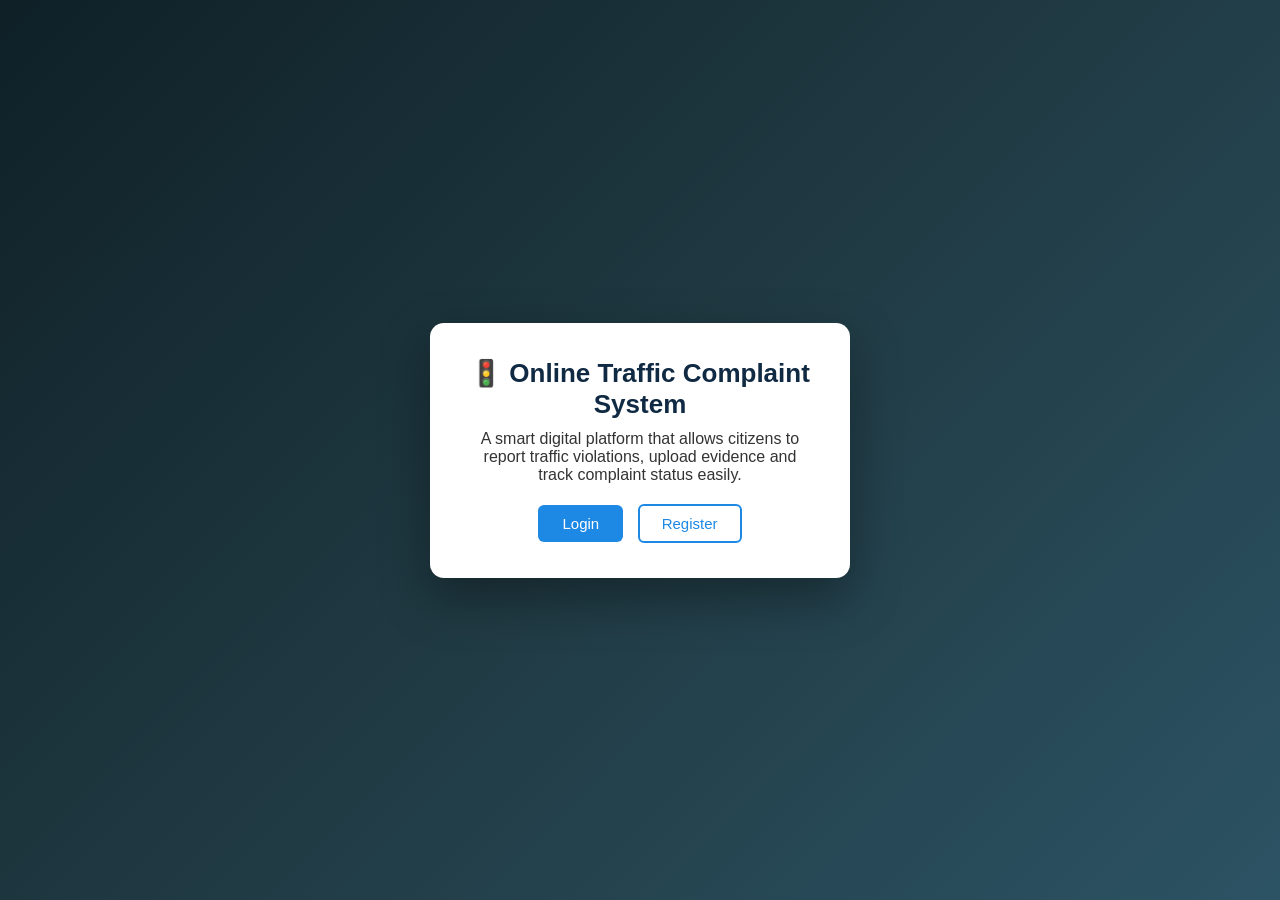
<file: index.html>
<Html>
    <head>
     <link rel="stylesheet" href="style.css">
    </head>
</Html><body>
    <div class="page-wrapper">
        <div class="home-card">
            <h1>🚦 Online Traffic Complaint System</h1>

            <p>
                A smart digital platform that allows citizens to report traffic violations,
                upload evidence and track complaint status easily.
            </p>

            <div class="buttons">
                <a href="login.html" class="btn">Login</a>
                <a href="register.html" class="btn-outline">Register</a>
            </div>
        </div>
    </div>
</body>
</file>
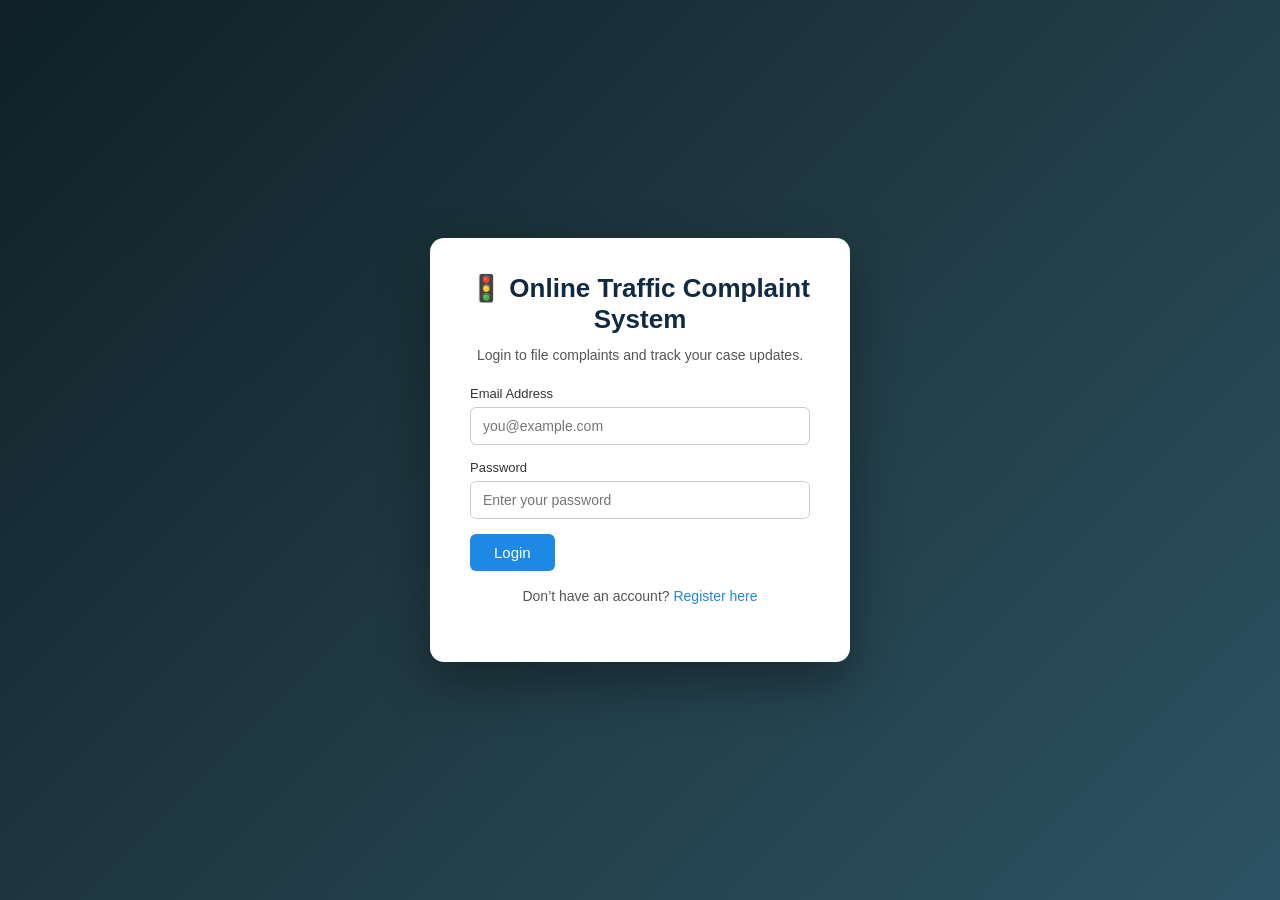
<file: login.html>
<!DOCTYPE html>
<html lang="en">
<head>
    <meta charset="UTF-8">
    <title>Login | Online Traffic Complaint System</title>
    <meta name="viewport" content="width=device-width, initial-scale=1.0">

    <!-- CSS -->
    <link rel="stylesheet" href="style.css">
</head>

<body>

<div class="page-wrapper">
    <div class="auth-card">

        <h1>🚦 Online Traffic Complaint System</h1>
        <p class="subtitle">
            Login to file complaints and track your case updates.
        </p>

        <form class="auth-form">
            <label>Email Address</label>
            <input type="email" placeholder="you@example.com" required>

            <label>Password</label>
            <input type="password" placeholder="Enter your password" required>

            <button type="submit" class="btn">Login</button>
        </form>

        <p class="switch-link">
            Don’t have an account?
            <a href="register.html">Register here</a>
        </p>

    </div>
</div>

</body>
</html>
</file>
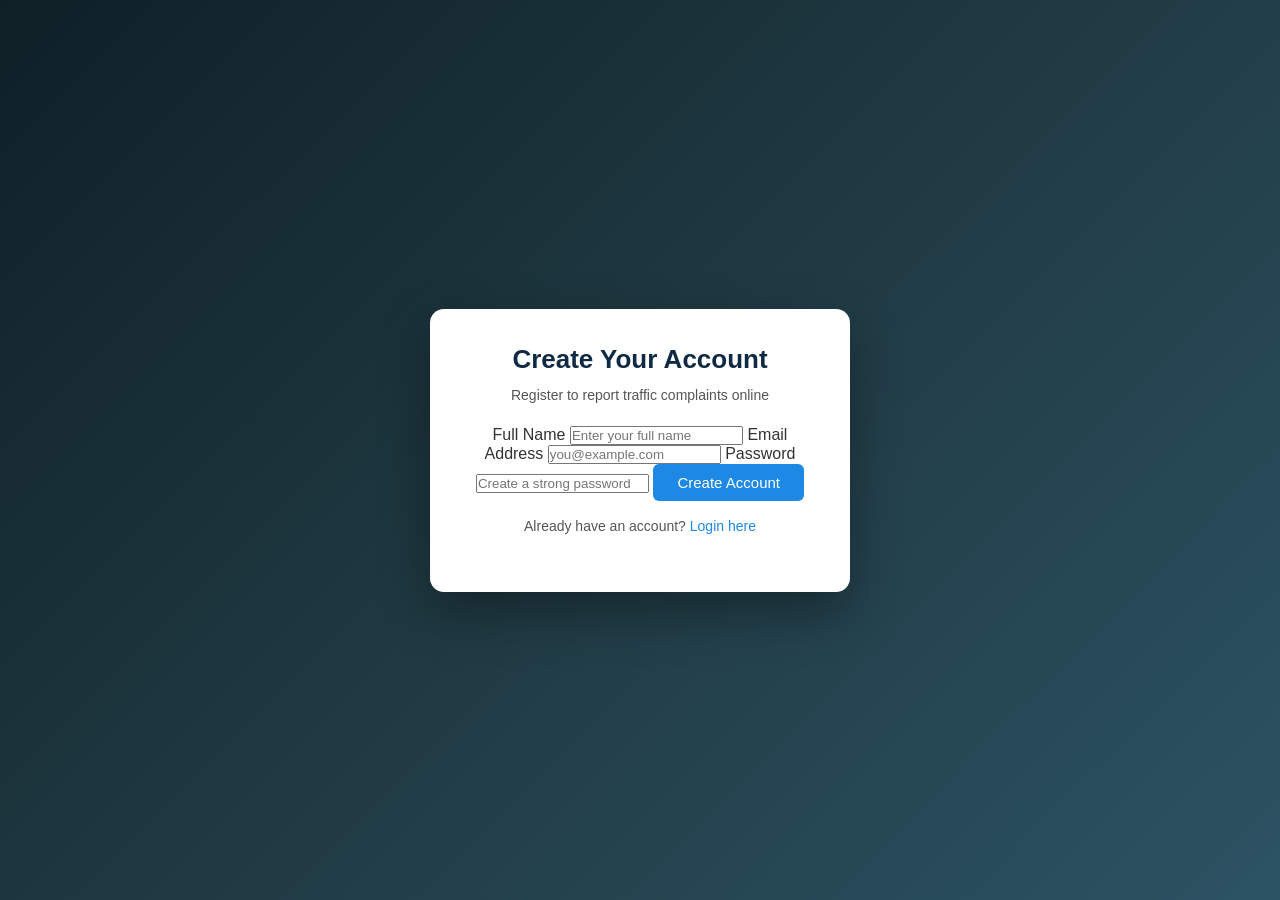
<file: register.html>
<!DOCTYPE html>
<html lang="en">
<head>
    <meta charset="UTF-8">
    <title>Register | Online Traffic Complaint System</title>
    <meta name="viewport" content="width=device-width, initial-scale=1.0">

    <!-- CSS LINK (GitHub Pages compatible) -->
    <link rel="stylesheet" href="style.css">
</head>

<body>

<div class="container-centered">
    <div class="auth-card">

        <h2>Create Your Account</h2>
        <p class="subtitle">
            Register to report traffic complaints online
        </p>

        <form>
            <label>Full Name</label>
            <input type="text" placeholder="Enter your full name" required>

            <label>Email Address</label>
            <input type="email" placeholder="you@example.com" required>

            <label>Password</label>
            <input type="password" placeholder="Create a strong password" required>

            <button type="submit" class="btn">Create Account</button>
        </form>

        <p class="switch-link">
            Already have an account?
            <a href="login.html">Login here</a>
        </p>

    </div>
</div>

</body>
</html>
</file>
<file: style.css>
/* ========== GLOBAL RESET ========== */
* {
    margin: 0;
    padding: 0;
    box-sizing: border-box;
    font-family: "Segoe UI", Arial, sans-serif;
}

/* ========== BODY BACKGROUND ========== */
body {
    min-height: 100vh;
    background: linear-gradient(135deg, #0f2027, #203a43, #2c5364);
    display: flex;
    justify-content: center;
    align-items: center;
    color: #333;
}

/* ========== CENTER WRAPPER ========== */
.page-wrapper,
.container-centered,
.home-container {
    width: 100%;
    min-height: 100vh;
    display: flex;
    justify-content: center;
    align-items: center;
}

/* ========== CARD COMMON STYLE ========== */
.home-card,
.auth-card {
    background: #ffffff;
    width: 420px;
    padding: 35px 40px;
    border-radius: 14px;
    text-align: center;
    box-shadow: 0 20px 50px rgba(0, 0, 0, 0.35);
}

/* ========== HEADINGS ========== */
.home-card h1,
.auth-card h1,
.auth-card h2 {
    font-size: 26px;
    margin-bottom: 10px;
    color: #102a43;
}

.subtitle,
.description,
.auth-card p {
    font-size: 14px;
    color: #555;
    margin-bottom: 20px;
    line-height: 1.5;
}

/* ========== BUTTONS ========== */
.buttons {
    margin-top: 20px;
}

.btn {
    display: inline-block;
    background: #1e88e5;
    color: #fff;
    padding: 10px 24px;
    border-radius: 6px;
    text-decoration: none;
    font-size: 15px;
    font-weight: 500;
    transition: 0.3s ease;
    border: none;
    cursor: pointer;
}

.btn:hover {
    background: #1565c0;
}

.btn-outline {
    display: inline-block;
    margin-left: 10px;
    padding: 9px 22px;
    border-radius: 6px;
    border: 2px solid #1e88e5;
    color: #1e88e5;
    text-decoration: none;
    font-size: 15px;
    transition: 0.3s ease;
}

.btn-outline:hover {
    background: #1e88e5;
    color: #fff;
}

/* ========== FORM STYLE (LOGIN & REGISTER) ========== */
.auth-form {
    margin-top: 20px;
    text-align: left;
}

.auth-form label {
    font-size: 13px;
    margin-bottom: 6px;
    display: block;
    color: #333;
}

.auth-form input {
    width: 100%;
    padding: 10px 12px;
    margin-bottom: 15px;
    border-radius: 6px;
    border: 1px solid #ccc;
    font-size: 14px;
}

.auth-form input:focus {
    outline: none;
    border-color: #1e88e5;
}

/* ========== ABOUT SECTION (HOME PAGE) ========== */
.about {
    margin-top: 25px;
    padding-top: 15px;
    border-top: 1px solid #eee;
}

.about h3 {
    font-size: 18px;
    margin-bottom: 10px;
    color: #102a43;
}

.about p {
    font-size: 14px;
    color: #555;
}

/* ========== LINKS ========== */
.switch-link,
.small-text {
    margin-top: 15px;
    font-size: 13px;
}

.switch-link a,
.small-text a {
    color: #1e88e5;
    text-decoration: none;
    font-weight: 500;
}

.switch-link a:hover,
.small-text a:hover {
    text-decoration: underline;
}

/* ========== RESPONSIVE (MOBILE) ========== */
@media (max-width: 480px) {
    .home-card,
    .auth-card {
        width: 90%;
        padding: 25px;
    }

    .home-card h1,
    .auth-card h1,
    .auth-card h2 {
        font-size: 22px;
    }
}
</file>
